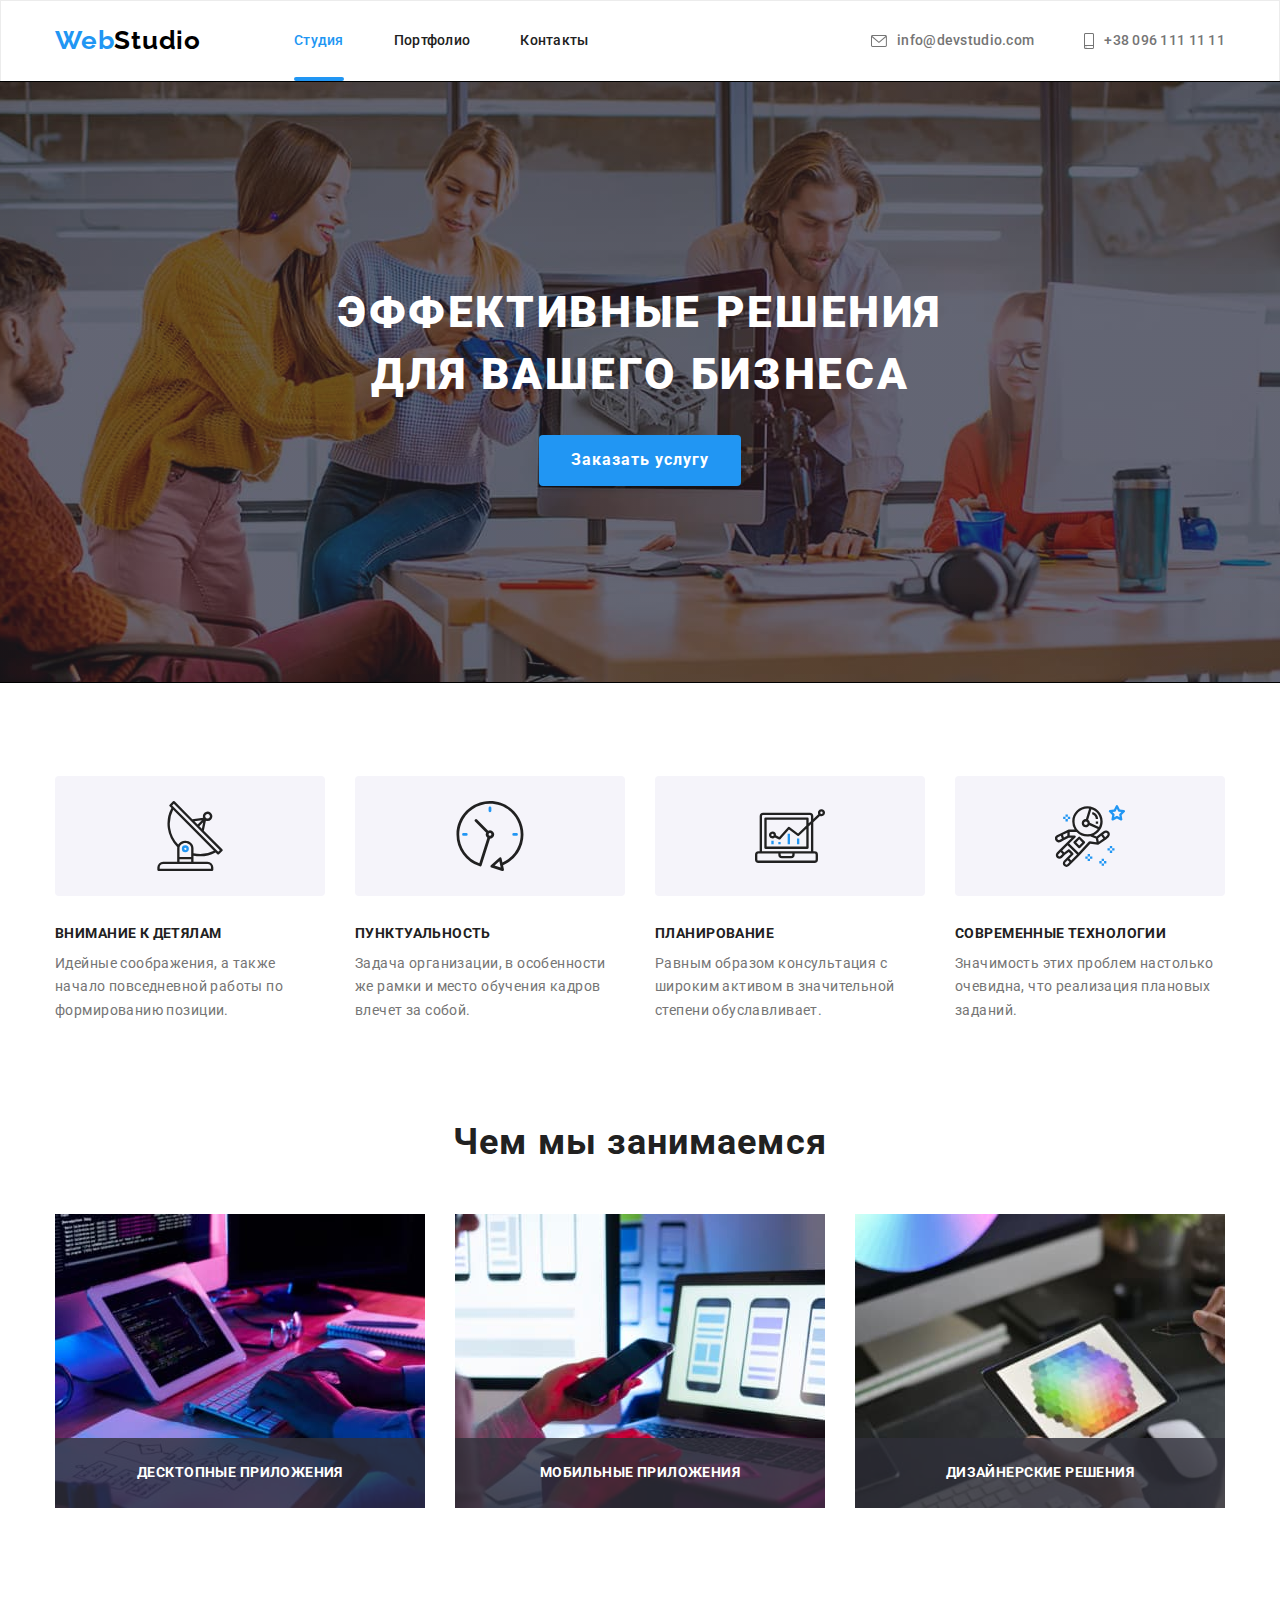
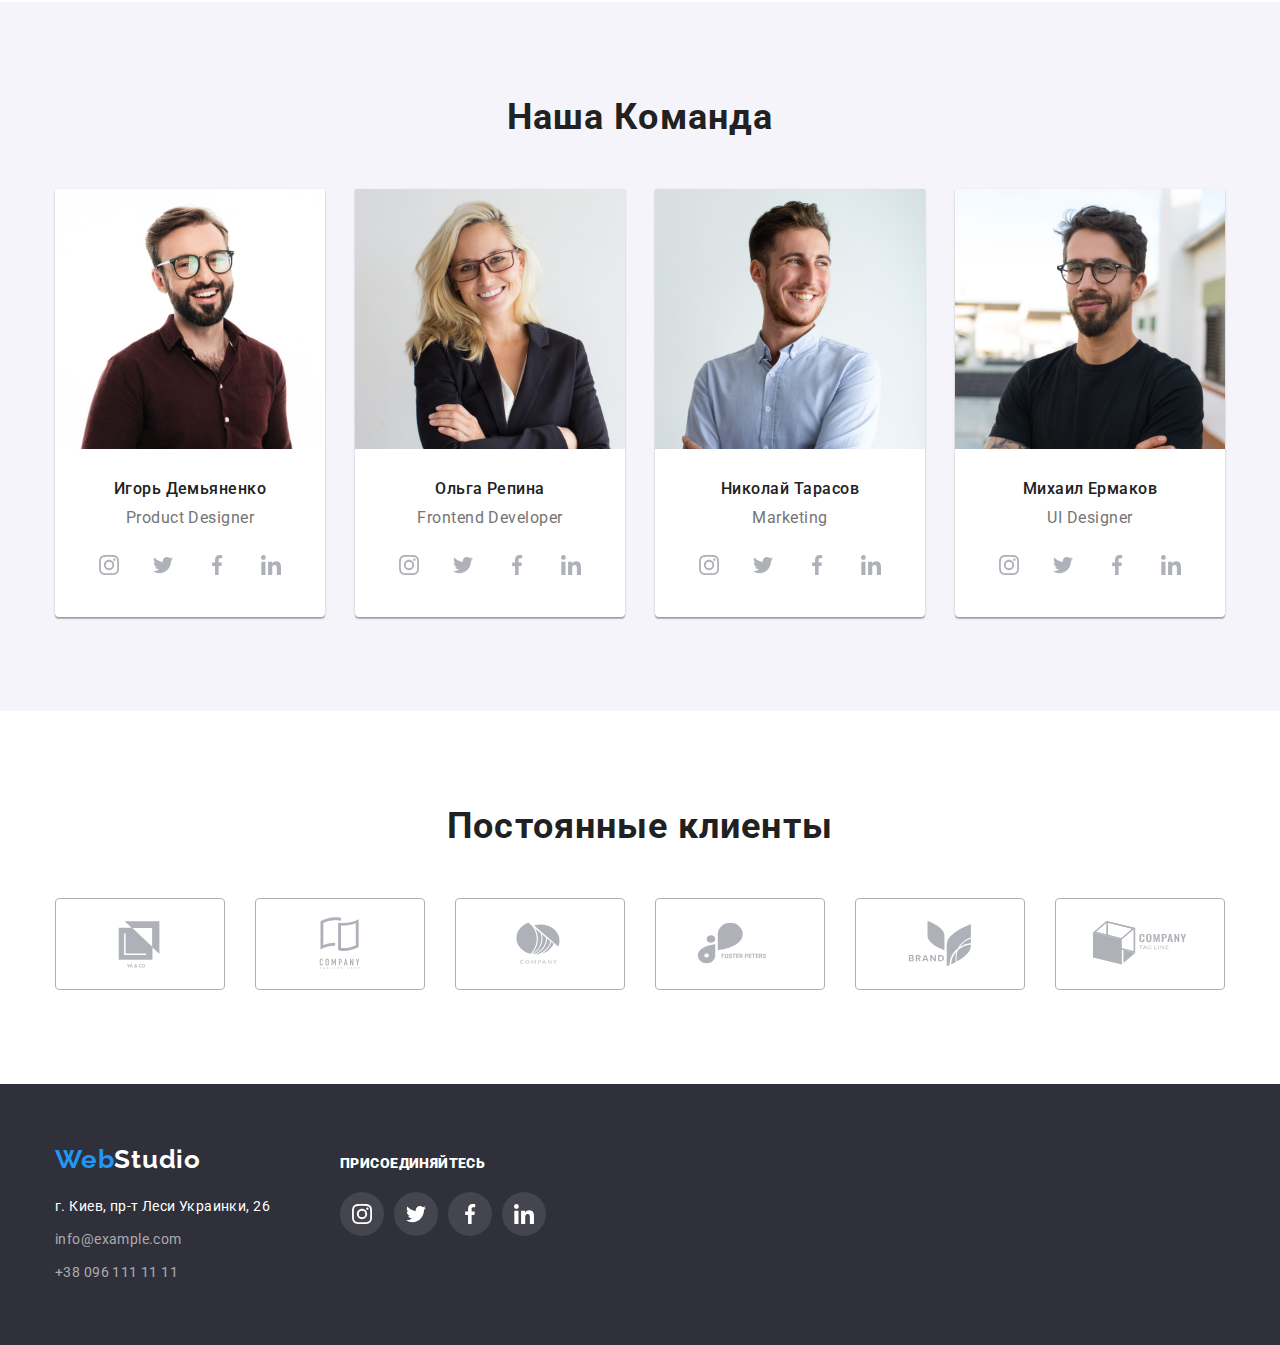
<file: index.html>
<!DOCTYPE html>
<html lang="ru">

<head>
  <meta charset="UTF-8" />
  <meta http-equiv="X-UA-Compatible" content="IE=edge" />
  <meta name="viewport" content="width=device-width, initial-scale=1.0" />
  <title>WebStudio</title>

  <link rel="preconnect" href="https://fonts.googleapis.com" />
  <link rel="preconnect" href="https://fonts.gstatic.com" crossorigin />
  <link href="https://fonts.googleapis.com/css2?family=Raleway:wght@700&family=Roboto:wght@400;500;700;900&display=swap"
    rel="stylesheet" />
  <link rel="stylesheet"
    href="https://cdnjs.cloudflare.com/ajax/libs/modern-normalize/1.1.0/modern-normalize.min.css" />
  <link rel="stylesheet" href="./css/styles.css" />
</head>

<body data-body>
  <!-- Header -->
  <header class="page-header">
    <div class="container nav">
      <!-- Navigation -->
      <nav class="header-nav">
        <a href="./index.html" class="logo logo-header">Web<span class="logo-dark">Studio</span></a>
        <ul class="header-nav-list list-reset">
          <li class="item"><a class="header-nav-link current" href="./index.html">Студия</a></li>
          <li class="item"><a class="header-nav-link" href="./portfolio.html">Портфолио</a></li>
          <li class="item"><a class="header-nav-link" href="#">Контакты</a></li>
        </ul>
      </nav>
      <!-- Contacts -->
      <ul class="header-contacts-list list-reset">
        <li class="header-contacts-item">
          <a class="header-contacts-link" href="mailto:info@devstudio.com">
            <svg class="header-icon" width="16px" height="12px">
              <use href="./images/icons.svg#icon-envelope"></use>
            </svg>
            info@devstudio.com</a>
        </li>
        <li class="header-contacts-item">
          <a class="header-contacts-link" href="tel:+380961111111">
            <svg class="header-icon" width="10px" height="16px">
              <use href="./images/icons.svg#icon-smartphone"></use>
            </svg>
            +38 096 111 11 11</a>
        </li>
      </ul>
    </div>
  </header>

  <main>
    <!-- Section-Hero -->
    <section class="hero bg-hero">
      <div class="container">
        <h1 class="hero-title">
          Эффективные решения <br />
          для вашего бизнеса
        </h1>
        <button class="hero-button" type="button" data-modal-open>Заказать услугу</button>
      </div>
    </section>

    <!-- Section-Features -->
    <section class="features">
      <div class="container">
        <h2 class="visually-hidden">Особенности</h2>
        <ul class="features-list card-set list-reset">
          <li class="card-set-item card-set-image">
            <div class="features-box">
            <svg  width="70px" height="70px">
              <use href="./images/icons.svg#icon-antenna"></use>
            </svg>
            </div>
            <h3 class="features-title">Внимание к детялам</h3>
            <p class="features-text">
              Идейные соображения, а также начало повседневной работы по формированию позиции.
            </p>
          </li>
          <li class="card-set-item card-set-image">
            <div class="features-box">
              <svg  width="70px" height="70px">
                <use href="./images/icons.svg#icon-clock"></use>
              </svg>
            </div>
            <h3 class="features-title">Пунктуальность</h3>
            <p class="features-text">
              Задача организации, в особенности же рамки и место обучения кадров влечет за собой.
            </p>
          </li>
          <li class="card-set-item card-set-image">
            <div class="features-box">
            <svg  width="70px" height="70px">
              <use href="./images/icons.svg#icon-diagram"></use>
            </svg>
            </div>
            <h3 class="features-title">Планирование</h3>
            <p class="features-text">
              Равным образом консультация с широким активом в значительной степени обуславливает.
            </p>
          </li>
          <li class="card-set-item card-set-image">
            <div class="features-box">
            <svg  width="70px" height="70px">
              <use href="./images/icons.svg#icon-astronaut"></use>
            </svg>
            </div>
            <h3 class="features-title">Современные технологии</h3>
            <p class="features-text">
              Значимость этих проблем настолько очевидна, что реализация плановых заданий.
            </p>
          </li>
        </ul>
      </div>
    </section>

    <!-- Section-Work -->
    <section class="work section">
      <div class="container">
        <h2 class="section-title">Чем мы занимаемся</h2>
        <ul class="work-list card-set list-reset">
          <li class="work-image card-set-item">
            <div class="work-box">
            <img src="./images/doings/img-1.jpg" alt="Десктопные приложения" width="370" height="294" />
            <p class="label">Десктопные приложения</p>
            </div>
          </li>
          <li class="work-image card-set-item">
            <div class="work-box">
            <img src="./images/doings/img-2.jpg" alt="Мобильные приложения" width="370" height="294" />
            <p class="label">Мобильные приложения</p>
            </div>
          </li>
          <li class="work-image card-set-item">
            <div class="work-box">
            <img src="./images/doings/img-3.jpg" alt="Дизайнерские решения" width="370" height="294" />
            <p class="label">Дизайнерские решения</p>
           </div>
          </li>
        </ul>
      </div>
    </section>

    <!-- Section-Our-Team -->
    <section class="our-team section">
      <div class="container">
        <h2 class="section-title">Наша Команда</h2>
        <ul class="team-list card-set list-reset">
          <li class="team-item card-set-item">
            <img src="./images/team/ava-1.jpg" width="270" height="260" alt="Игорь Демьяненко" />
            <div class="team-card">
              <h3 class="team-title">Игорь Демьяненко</h3>
              <p class="team-text" lang="en">Product Designer</p>
              <ul class="social-media list-reset">
                <li class="social-media-item">
                  <a href="" class="social-media-link" target="_blank" rel="noopener noreferrer" aria-label="instagram">
                    <svg class="social-media-icon" width="20px" height="20px">
                      <use href="./images/icons.svg#icon-instagram"></use>
                    </svg>
                  </a>
                </li>
                <li class="social-media-item">
                  <a href="" class="social-media-link" target="_blank" rel="noopener noreferrer" aria-label="twitter">
                    <svg class="social-media-icon" width="20px" height="20px">
                      <use href="./images/icons.svg#icon-twitter"></use>
                    </svg>
                  </a>
                </li>
                <li class="social-media-item">
                  <a href="" class="social-media-link" target="_blank" rel="noopener noreferrer" aria-label="facebook">
                    <svg class="social-media-icon" width="20px" height="20px">
                      <use href="./images/icons.svg#icon-facebook"></use>
                    </svg>
                  </a>
                </li>
                <li class="social-media-item">
                  <a href="" class="social-media-link" target="_blank" rel="noopener noreferrer" aria-label="linkedin">
                    <svg class="social-media-icon" width="20px" height="20px">
                      <use href="./images/icons.svg#icon-linkedin"></use>
                    </svg>
                  </a>
                </li>
              </ul>
            </div>
          </li>
          <li class="team-item card-set-item">
            <img src="./images/team/ava-2.jpg" width="270" height="260" alt="Ольга Репина" />
            <div class="team-card">
              <h3 class="team-title">Ольга Репина</h3>
              <p class="team-text" lang="en">Frontend Developer</p>
              <ul class="social-media list-reset">
                <li class="social-media-item">
                  <a href="" class="social-media-link" target="_blank" rel="noopener noreferrer" aria-label="instagram">
                    <svg class="social-media-icon" width="20px" height="20px">
                      <use href="./images/icons.svg#icon-instagram"></use>
                    </svg>
                  </a>
                </li>
                <li class="social-media-item">
                  <a href="" class="social-media-link" target="_blank" rel="noopener noreferrer" aria-label="twitter">
                    <svg class="social-media-icon" width="20px" height="20px">
                      <use href="./images/icons.svg#icon-twitter"></use>
                    </svg>
                  </a>
                </li>
                <li class="social-media-item">
                  <a href="" class="social-media-link" target="_blank" rel="noopener noreferrer" aria-label="facebook">
                    <svg class="social-media-icon" width="20px" height="20px">
                      <use href="./images/icons.svg#icon-facebook"></use>
                    </svg>
                  </a>
                </li>
                <li class="social-media-item">
                  <a href="" class="social-media-link" target="_blank" rel="noopener noreferrer" aria-label="linkedin">
                    <svg class="social-media-icon" width="20px" height="20px">
                      <use href="./images/icons.svg#icon-linkedin"></use>
                    </svg>
                  </a>
                </li>
              </ul>
            </div>
          </li>
          <li class="team-item card-set-item">
            <img src="./images/team/ava-3.jpg" width="270" height="260" alt="Николай Тарасов" />
            <div class="team-card">
              <h3 class="team-title">Николай Тарасов</h3>
              <p class="team-text" lang="en">Marketing</p>
              <ul class="social-media list-reset">
                <li class="social-media-item">
                  <a href="" class="social-media-link" target="_blank" rel="noopener noreferrer" aria-label="instagram">
                    <svg class="social-media-icon" width="20px" height="20px">
                      <use href="./images/icons.svg#icon-instagram"></use>
                    </svg>
                  </a>
                </li>
                <li class="social-media-item">
                  <a href="" class="social-media-link" target="_blank" rel="noopener noreferrer" aria-label="twitter">
                    <svg class="social-media-icon" width="20px" height="20px">
                      <use href="./images/icons.svg#icon-twitter"></use>
                    </svg>
                  </a>
                </li>
                <li class="social-media-item">
                  <a href="" class="social-media-link" target="_blank" rel="noopener noreferrer" aria-label="facebook">
                    <svg class="social-media-icon" width="20px" height="20px">
                      <use href="./images/icons.svg#icon-facebook"></use>
                    </svg>
                  </a>
                </li>
                <li class="social-media-item">
                  <a href="" class="social-media-link" target="_blank" rel="noopener noreferrer" aria-label="linkedin">
                    <svg class="social-media-icon" width="20px" height="20px">
                      <use href="./images/icons.svg#icon-linkedin"></use>
                    </svg>
                  </a>
                </li>
              </ul>
            </div>
          </li>
          <li class="team-item card-set-item">
            <img src="./images/team/ava-4.jpg" width="270" height="260" alt="Михаил Ермаков" />
            <div class="team-card">
              <h3 class="team-title">Михаил Ермаков</h3>
              <p class="team-text" lang="en">UI Designer</p>
              <ul class="social-media list-reset">
                <li class="social-media-item">
                  <a href="" class="social-media-link" target="_blank" rel="noopener noreferrer" aria-label="instagram">
                    <svg class="social-media-icon" width="20px" height="20px">
                      <use href="./images/icons.svg#icon-instagram"></use>
                    </svg>
                  </a>
                </li>
                <li class="social-media-item">
                  <a href="" class="social-media-link" target="_blank" rel="noopener noreferrer" aria-label="twitter">
                    <svg class="social-media-icon" width="20px" height="20px">
                      <use href="./images/icons.svg#icon-twitter"></use>
                    </svg>
                  </a>
                </li>
                <li class="social-media-item">
                  <a href="" class="social-media-link" target="_blank" rel="noopener noreferrer" aria-label="facebook">
                    <svg class="social-media-icon" width="20px" height="20px">
                      <use href="./images/icons.svg#icon-facebook"></use>
                    </svg>
                  </a>
                </li>
                <li class="social-media-item">
                  <a href="" class="social-media-link" target="_blank" rel="noopener noreferrer" aria-label="linkedin">
                    <svg class="social-media-icon" width="20px" height="20px">
                      <use href="./images/icons.svg#icon-linkedin"></use>
                    </svg>
                  </a>
                </li>
              </ul>
            </div>
          </li>
        </ul>
      </div>
    </section>

    <!-- Section-clients -->
    <section class="clients section">
      <div class="container">
        <h2 class="section-title">Постоянные клиенты</h2>
        <ul class="clients-list list-reset">
          <li class="clients-item"><a class="clients-link" href="">
              <svg class="clients-icon" width="106px" height="60px">
                <use href="./images/icons.svg#icon-logo-1"></use>
              </svg>
            </a></li>
          <li class="clients-item"><a class="clients-link" href="">
              <svg class="clients-icon" width="106px" height="60px">
                <use href="./images/icons.svg#icon-logo-2"></use>
              </svg>
            </a></li>
          <li class="clients-item"><a class="clients-link" href="">
              <svg class="clients-icon" width="106px" height="60px">
                <use href="./images/icons.svg#icon-logo-3"></use>
              </svg>
            </a></li>
          <li class="clients-item"><a class="clients-link" href="">
              <svg class="clients-icon" width="106px" height="60px">
                <use href="./images/icons.svg#icon-logo-4"></use>
              </svg>
            </a></li>
          <li class="clients-item"><a class="clients-link" href="">
              <svg class="clients-icon" width="106px" height="60px">
                <use href="./images/icons.svg#icon-logo-5"></use>
              </svg>
            </a></li>
          <li class="clients-item"><a class="clients-link" href="">
              <svg class="clients-icon" width="106px" height="60px">
                <use href="./images/icons.svg#icon-logo-6"></use>
              </svg>
            </a></li>
        </ul>
      </div>
    </section>

  </main>

  <!-- Footer -->
  <footer class="page-footer">
    <div class="container footer-block">
        <div class="footer-address">
          <a href="./index.html" class="logo logo-footer">Web<span class="logo-light">Studio</span></a>
          <address>
            <ul class="footer-list list-reset">
              <li class="footer-item">
                <a class="footer-link-location" href="https://goo.gl/maps/vdUjSE2Tv6SdJSwDA" target="_blank"
                  rel="noopener noreferrer">г. Киев, пр-т Леси Украинки, 26</a>
              </li>
              <li class="footer-item">
                <a class="footer-contacts-link" href="mailto:info@example.com">info@example.com</a>
              </li>
              <li class="footer-item">
                <a class="footer-contacts-link" href="tel:+380961111111">+38 096 111 11 11</a>
              </li>
            </ul>
          </address>
        </div>
        <div class="footer-contacts">
          <p class="footer-join"><strong>присоединяйтесь</strong></p>
          <ul class="footer-contacts-list list-reset" >
            <li class="footer-contacts-item" >
              <a class="footer-join-link" href="" target="_blank"
              rel="noopener noreferrer">
                <svg class="footer-contacts-icon"  width="20px" height="20px">
                  <use href="./images/icons.svg#icon-instagram"></use>
                </svg>
              </a>
            </li>
            <li class="footer-contacts-item" >
              <a class="footer-join-link" href="" target="_blank"
              rel="noopener noreferrer">
                <svg class="footer-contacts-icon"  width="20px" height="20px">
                  <use href="./images/icons.svg#icon-twitter"></use>
                </svg>
              </a>
            </li>
               <li class="footer-contacts-item" >
              <a class="footer-join-link" href="" target="_blank"
              rel="noopener noreferrer">
                <svg class="footer-contacts-icon"  width="20px" height="20px">
                  <use href="./images/icons.svg#icon-facebook"></use>
                </svg>
              </a>
            </li> 
              <li class="footer-contacts-item" >
              <a class="footer-join-link" href="" target="_blank"
              rel="noopener noreferrer">
                <svg class="footer-contacts-icon" width="20px" height="20px">
                  <use href="./images/icons.svg#icon-linkedin"></use>
                </svg>
              </a>
            </li>
          </ul>
          
        </div>
    </div>
  </footer>

  <!-- Modal Window -->
  <div class="backdrop is-hidden" data-modal>
    <div class="modal">
      <button class="modal-close-btn" type="button" data-modal-close>
        <svg width="18px" height="18px">
          <use href="./images/icons.svg#icon-close"></use>
        </svg>
      </button>
    </div>
  </div>
  <script src="./js/modal.js"></script>
</body>

</html>
</file>
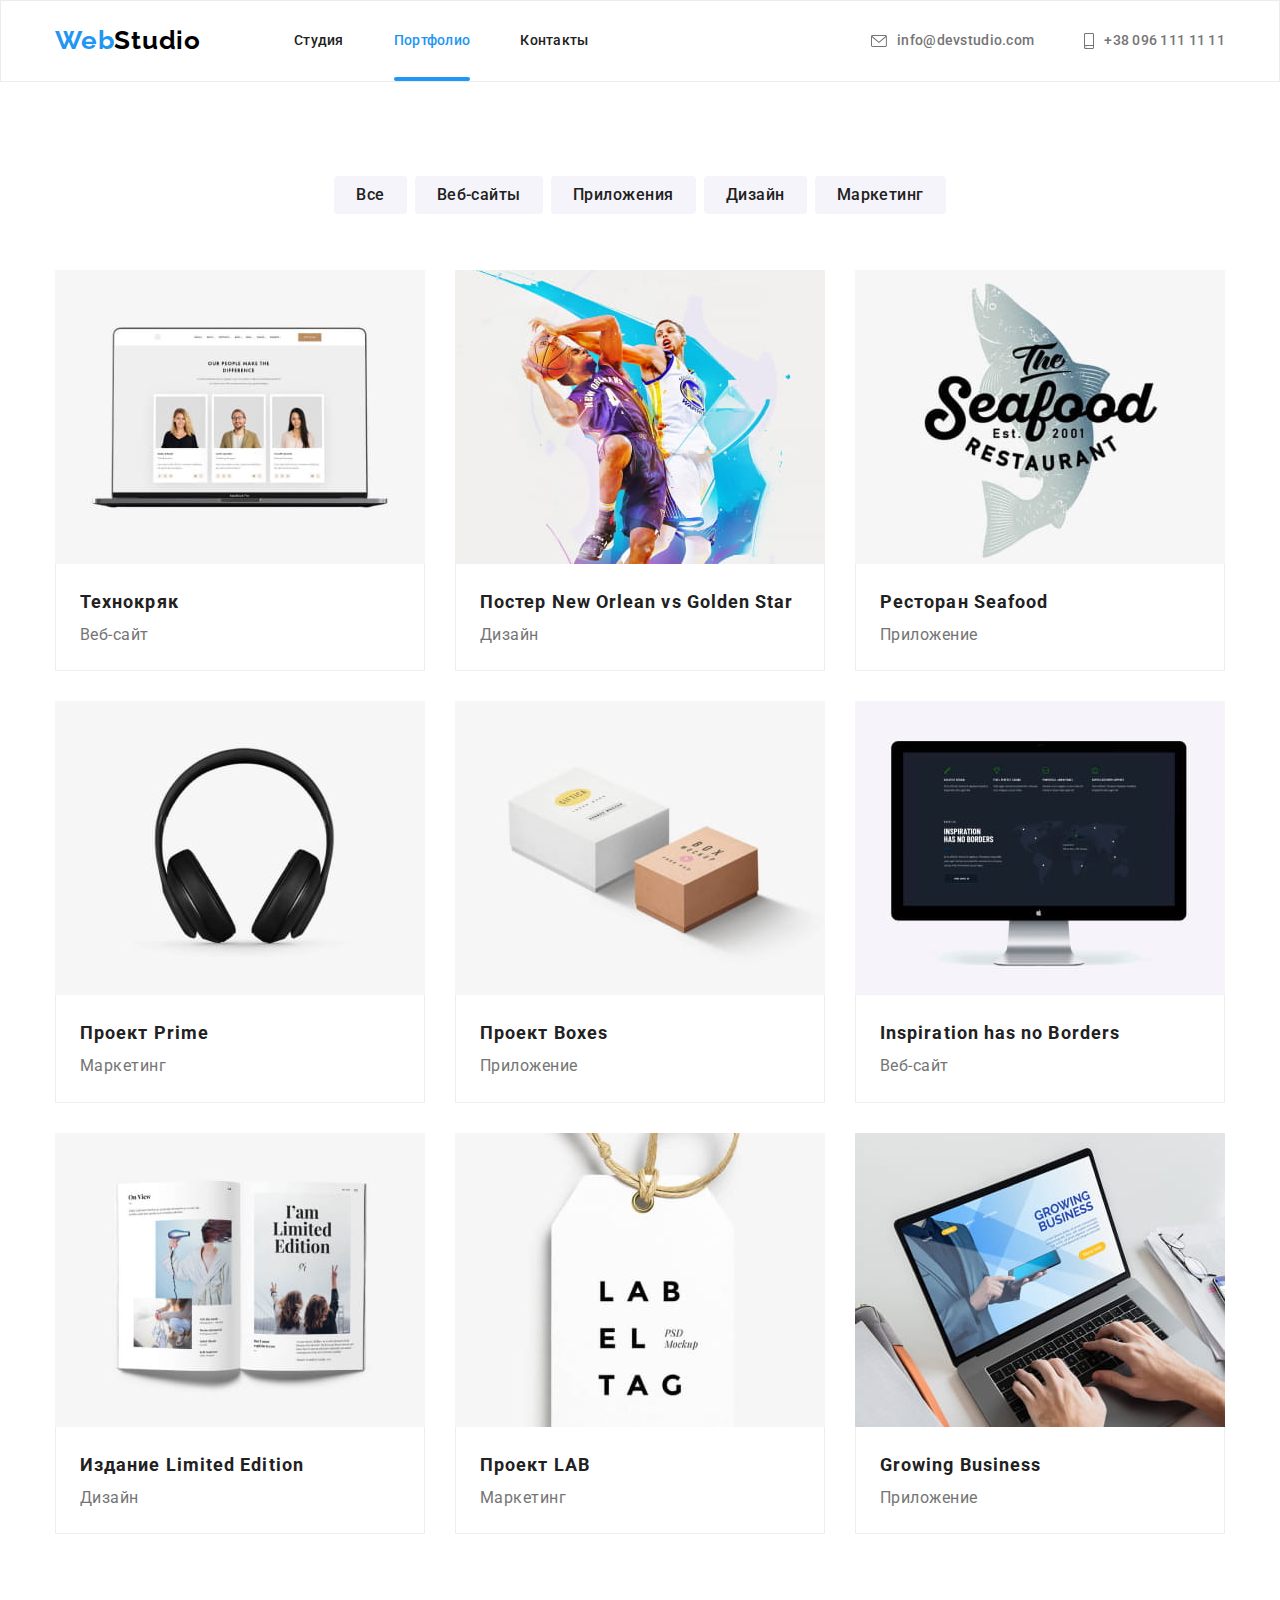
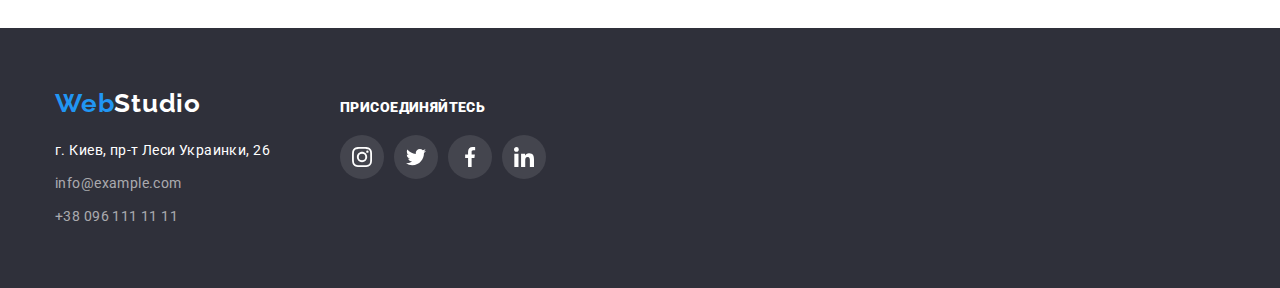
<file: portfolio.html>
<!DOCTYPE html>
<html lang="ru">

<head>
  <meta charset="UTF-8" />
  <meta http-equiv="X-UA-Compatible" content="IE=edge" />
  <meta name="viewport" content="width=device-width, initial-scale=1.0" />
  <title>Portfolio</title>

  <link rel="preconnect" href="https://fonts.googleapis.com" />
  <link rel="preconnect" href="https://fonts.gstatic.com" crossorigin />
  <link href="https://fonts.googleapis.com/css2?family=Raleway:wght@700&family=Roboto:wght@400;500;700;900&display=swap"
    rel="stylesheet" />
  <link rel="stylesheet"
    href="https://cdnjs.cloudflare.com/ajax/libs/modern-normalize/1.1.0/modern-normalize.min.css" />
  <link rel="stylesheet" href="./css/styles.css" />
</head>

<body>
  <!-- Header -->
  <header class="page-header">
    <div class="container nav">
      <!-- Navigation -->
      <nav class="header-nav">
        <a href="./index.html" class="logo logo-header">Web<span class="logo-dark">Studio</span></a>
        <ul class="header-nav-list list-reset">
          <li class="item"><a class="header-nav-link" href="./index.html">Студия</a></li>
          <li class="item">
            <a class="header-nav-link current" href="./portfolio.html">Портфолио</a>
          </li>
          <li class="item"><a class="header-nav-link" href="#">Контакты</a></li>
        </ul>
      </nav>
      <!-- Contacts -->
      <ul class="header-contacts-list list-reset">
        <li class="header-contacts-item">
          <a class="header-contacts-link" href="mailto:info@devstudio.com">
            <svg class="header-icon" width="16px" height="12px">
              <use href="./images/icons.svg#icon-envelope"></use>
            </svg>
            info@devstudio.com</a>
        </li>
        <li class="header-contacts-item">
          <a class="header-contacts-link" href="tel:+380961111111">
            <svg class="header-icon" width="10px" height="16px">
              <use href="./images/icons.svg#icon-smartphone"></use>
            </svg>
            +38 096 111 11 11</a>
        </li>
      </ul>
    </div>
  </header>

  <main>
    <!-- Section-portfolio -->
    <section class="portfolio section">
      <div class="container">
        <h1 hidden>Портфолио</h1>
        <ul class="filter-list list-reset">
          <li class="filter-list-item">
            <button class="portfolio-button" type="button">Все</button>
          </li>
          <li class="filter-list-item">
            <button class="portfolio-button" type="button">Веб-сайты</button>
          </li>
          <li class="filter-list-item">
            <button class="portfolio-button" type="button">Приложения</button>
          </li>
          <li class="filter-list-item">
            <button class="portfolio-button" type="button">Дизайн</button>
          </li>
          <li class="filter-list-item">
            <button class="portfolio-button" type="button">Маркетинг</button>
          </li>
        </ul>
        <!-- Gallery-portfolio-->
        <ul class="portfolio-list list-reset">

          <li class="content-item">
            <a href="" class="portfolio-link">
              <div class="portfolio-box">
                <img class="portfolio-img" src="./images/portfolio/img-1.jpg" alt="Технокряк" width="370"
                  height="294" />
                <div class="portfolio-overlay">
                  <p class="portfolio-overlay-text">Ресурс предлагает комплексные предложения с разным уровнем
                    функционала и сервисов. Все это позволит посетителю получить исчерпывающие сведения о компании или
                    частном лице.
                  </p>
                </div>
              </div>
              <div class="content-item-wpapper">
                <h2 class="portfolio-title">Технокряк</h2>
                <p class="portfolio-text">Веб-сайт</p>
              </div>
            </a>

          </li>
          <li class="content-item">
            <a href="" class="portfolio-link">
              <div class="portfolio-box">
                <img class="portfolio-img" src="./images/portfolio/img-2.jpg" alt="Постер New Orlean vs Golden Star"
                  width="370" height="294" />
                <div class="portfolio-overlay">
                  <p class="portfolio-overlay-text">Ресурс предлагает комплексные предложения с разным уровнем
                    функционала и сервисов. Все это позволит посетителю получить исчерпывающие сведения о компании или
                    частном лице.
                  </p>
                </div>
              </div>
              <div class="content-item-wpapper">
                <h2 class="portfolio-title">Постер New Orlean vs Golden Star</h2>
                <p class="portfolio-text">Дизайн</p>
              </div>
            </a>

          </li>
          <li class="content-item">
            <a href="" class="portfolio-link">
              <div class="portfolio-box">
                <img class="portfolio-img" src="./images/portfolio/img-3.jpg" alt="Ресторан Seafood" width="370"
                  height="294" />
                <div class="portfolio-overlay">
                  <p class="portfolio-overlay-text">Ресурс предлагает комплексные предложения с разным уровнем
                    функционала и сервисов. Все это позволит посетителю получить исчерпывающие сведения о компании или
                    частном лице.
                  </p>
                </div>
              </div>
              <div class="content-item-wpapper">
                <h2 class="portfolio-title">Ресторан Seafood</h2>
                <p class="portfolio-text">Приложение</p>
              </div>
            </a>

          </li>
          <li class="content-item">
            <a href="" class="portfolio-link">
              <div class="portfolio-box">
                <img class="portfolio-img" src="./images/portfolio/img-4.jpg" alt="Проект Prime" width="370"
                  height="294" />
                <div class="portfolio-overlay">
                  <p class="portfolio-overlay-text">Ресурс предлагает комплексные предложения с разным уровнем
                    функционала и сервисов. Все это позволит посетителю получить исчерпывающие сведения о компании или
                    частном лице.
                  </p>
                </div>
              </div>
              <div class="content-item-wpapper">
                <h2 class="portfolio-title">Проект Prime</h2>
                <p class="portfolio-text">Маркетинг</p>
              </div>
            </a>

          </li>
          <li class="content-item">
            <a href="" class="portfolio-link">
              <div class="portfolio-box">
                <img class="portfolio-img" src="./images/portfolio/img-5.jpg" alt="Проект Boxes" width="370"
                  height="294" />
                <div class="portfolio-overlay">
                  <p class="portfolio-overlay-text">Ресурс предлагает комплексные предложения с разным уровнем
                    функционала и сервисов. Все это позволит посетителю получить исчерпывающие сведения о компании или
                    частном лице.
                  </p>
                </div>
              </div>
              <div class="content-item-wpapper">
                <h2 class="portfolio-title">Проект Boxes</h2>
                <p class="portfolio-text">Приложение</p>
              </div>
            </a>

          </li>
          <li class="content-item">
            <a href="" class="portfolio-link">
              <div class="portfolio-box">
                <img class="portfolio-img" src="./images/portfolio/img-6.jpg" alt="Inspiration has no Borders"
                  width="370" height="294" />
                <div class="portfolio-overlay">
                  <p class="portfolio-overlay-text">Ресурс предлагает комплексные предложения с разным уровнем
                    функционала и сервисов. Все это позволит посетителю получить исчерпывающие сведения о компании или
                    частном лице.
                  </p>
                </div>
              </div>
              <div class="content-item-wpapper">
                <h2 class="portfolio-title">Inspiration has no Borders</h2>
                <p class="portfolio-text">Веб-сайт</p>

              </div>
            </a>
          </li>
          <li class="content-item">
            <a href="" class="portfolio-link">
              <div class="portfolio-box">
                <img class="portfolio-img" src="./images/portfolio/img-7.jpg" alt="Издание Limited Edition" width="370"
                  height="294" />
                <div class="portfolio-overlay">
                  <p class="portfolio-overlay-text">Ресурс предлагает комплексные предложения с разным уровнем
                    функционала и сервисов. Все это позволит посетителю получить исчерпывающие сведения о компании или
                    частном лице.
                  </p>
                </div>
              </div>
              <div class="content-item-wpapper">
                <h2 class="portfolio-title">Издание Limited Edition</h2>
                <p class="portfolio-text">Дизайн</p>
              </div>

            </a>

          </li>
          <li class="content-item">
            <a href="" class="portfolio-link">
              <div class="portfolio-box">
                <img class="portfolio-img" src="./images/portfolio/img-8.jpg" alt="Проект LAB" width="370"
                  height="294" />
                <div class="portfolio-overlay">
                  <p class="portfolio-overlay-text">Ресурс предлагает комплексные предложения с разным уровнем
                    функционала и сервисов. Все это позволит посетителю получить исчерпывающие сведения о компании или
                    частном лице.
                  </p>
                </div>
              </div>
              <div class="content-item-wpapper">
                <h2 class="portfolio-title">Проект LAB</h2>
                <p class="portfolio-text">Маркетинг</p>
              </div>
            </a>

          </li>
          <li class="content-item">
            <a href="" class="portfolio-link">
              <div class="portfolio-box">
                <img class="portfolio-img" src="./images/portfolio/img-9.jpg" alt="Growing Business" width="370"
                  height="294" />
                <div class="portfolio-overlay">
                  <p class="portfolio-overlay-text">Ресурс предлагает комплексные предложения с разным уровнем
                    функционала и сервисов. Все это позволит посетителю получить исчерпывающие сведения о компании или
                    частном лице.
                  </p>
                </div>
              </div>
              <div class="content-item-wpapper">
                <h2 class="portfolio-title">Growing Business</h2>
                <p class="portfolio-text">Приложение</p>
              </div>
            </a>
          </li>
        </ul>
      </div>
    </section>
  </main>

   <!-- Footer -->
   <footer class="page-footer">
    <div class="container footer-block">
        <div class="footer-address">
          <a href="./index.html" class="logo logo-footer">Web<span class="logo-light">Studio</span></a>
          <address>
            <ul class="footer-list list-reset">
              <li class="footer-item">
                <a class="footer-link-location" href="https://goo.gl/maps/vdUjSE2Tv6SdJSwDA" target="_blank"
                  rel="noopener noreferrer">г. Киев, пр-т Леси Украинки, 26</a>
              </li>
              <li class="footer-item">
                <a class="footer-contacts-link" href="mailto:info@example.com">info@example.com</a>
              </li>
              <li class="footer-item">
                <a class="footer-contacts-link" href="tel:+380961111111">+38 096 111 11 11</a>
              </li>
            </ul>
          </address>
        </div>
        <div class="footer-contacts">
          <p class="footer-join"><strong>присоединяйтесь</strong></p>
          <ul class="footer-contacts-list list-reset" >
            <li class="footer-contacts-item" >
              <a class="footer-join-link" href="" target="_blank"
              rel="noopener noreferrer">
                <svg class="footer-contacts-icon"  width="20px" height="20px">
                  <use href="./images/icons.svg#icon-instagram"></use>
                </svg>
              </a>
            </li>
            <li class="footer-contacts-item" >
              <a class="footer-join-link" href="" target="_blank"
              rel="noopener noreferrer">
                <svg class="footer-contacts-icon"  width="20px" height="20px">
                  <use href="./images/icons.svg#icon-twitter"></use>
                </svg>
              </a>
            </li>
               <li class="footer-contacts-item" >
              <a class="footer-join-link" href="" target="_blank"
              rel="noopener noreferrer">
                <svg class="footer-contacts-icon"  width="20px" height="20px">
                  <use href="./images/icons.svg#icon-facebook"></use>
                </svg>
              </a>
            </li> 
              <li class="footer-contacts-item" >
              <a class="footer-join-link" href="" target="_blank"
              rel="noopener noreferrer">
                <svg class="footer-contacts-icon" width="20px" height="20px">
                  <use href="./images/icons.svg#icon-linkedin"></use>
                </svg>
              </a>
            </li>
          </ul>
          
        </div>
    </div>
  </footer>
</body>

</html>
</file>
<file: css/styles.css>
:root{
    --text-color:#757575;
    --title-color: #212121;
    --accent-color: #2196F3;
    --white-color:#FFFFFF;
    --secondary-bg-color: #F5F4FA;
    --dark-background-color: #2F303A;
    --color-icon:#AFB1B8;
    --primary-font-family: 'Roboto', sans-serif;
    --secondary-font-family: 'Raleway', sans-serif;
   

    --items: 4;
    --indent: 30px;

    --anim-slow: 600ms ease-in-out; 
    --anim-fast: 300ms  ease-in-out; 

    --transition-time-cubic: 250ms cubic-bezier(0.4, 0, 0.2, 1);
}

body{
    background-color: var(--white-color);
    color: var(--text-color);
    font-family: var(--primary-font-family);
}

h1,h2,h3,h3,h5,h6,p{
    margin-top: 0px;
    margin-bottom: 0;
}

img {
    display: block;
    max-width: 100%;
    height: auto;
}

.visually-hidden {
    position: absolute;
    width: 1px;
    height: 1px;
    margin: -1px;
    border: 0;
    padding: 0;
    white-space: nowrap;
    clip-path: inset(100%);
    clip: rect(0 0 0 0);
    overflow: hidden;
}

.container{
    width: 1200px;
    margin-left: auto;
    margin-right: auto;
    padding-left: 15px;
    padding-right: 15px;
}

.section{
    padding-top: 94px;
    padding-bottom: 94px;
}

.list-reset {
    list-style: none;
    padding-left: 0px;
    margin: 0;
    padding: 0;
}

.no-scroll{
    overflow: hidden;
}

/**
  |============================
  | сітка flex-box
  |============================
*/
.card-set {
    display: flex;
    flex-wrap: wrap;
    margin: calc(-1 * var(--indent) / 2);
}

.card-set-item {
    flex-basis: calc((100% - var(--indent) * var(--items)) / var(--items));
    margin: calc(var(--indent) / 2);

}


/* --------------------Header-------------------- */

.page-header {
border: 1px solid #ECECEC;
}

.logo{
    color: var(--accent-color);
    font-family: var(--secondary-font-family);
    font-weight: 700;
    font-size: 26px;
    line-height: 1.2;
    letter-spacing: 0.03em;
    text-decoration: none;
}

.logo-header{
    padding-top: 24px;
    padding-bottom: 25px;
}

.logo-dark{
    color: #000000;
}

.logo-light{
    color: var(--white-color)
}

.header-nav{
    display: flex;
}

 .container.nav {
    display: flex;
    align-items: center;
 }

.header-nav-list {
    align-items: center;
    display: flex;
    margin-left: 93px;
}

.header-nav-list .item{
    margin-right: 50px;
}

.header-nav-list .item:last-child{
    margin-right: 0px;
}

.header-nav-link{
    display: block;
    color: var(--title-color);
    font-weight: 500;
    font-size: 14px;
    line-height: 1.1;
    letter-spacing: 0.02em;
    text-decoration: none;
    padding-top: 32px;
    padding-bottom: 32px;
    transition: color, var(--transition-time-cubic);
 }

 .header-contacts-list{
    display: flex;
    margin-left: auto;
    align-items: center;
}

.header-contacts-item{
    display: flex;
    align-items: center;
}

.header-contacts-item:not(:last-child){
    margin-right: 50px;
  }


.header-nav-link.current{
    color: var(--accent-color);
    position: relative;
    display: flex;
	align-items: center;
    
}

.current::after{
    content:'';
    position: absolute;
    display: block;
    bottom:0;
    left: 0;
    width: 100%;
    height: 4px;
    background-color: var(--accent-color);
    border-radius: 2px;
}

.header-contacts-link{
    color: var(--text-color);
    font-weight: 500;
    font-size: 14px;
    line-height: 1.1;
    letter-spacing: 0.02em;
    text-decoration: none;
    padding-top: 32px;
    padding-bottom: 32px;
    display: flex;
    align-items: center;
    transition: color, var(--transition-time-cubic);

}

.header-nav-link:hover,
.header-nav-link:focus,
.header-contacts-link:hover,
.header-contacts-link:focus,
.footer-contacts-link:hover,
.footer-contacts-link:focus{
    color: var(--accent-color)
    
    
}



.header-icon{
    margin-right: 10px;
    fill: currentColor;
}


/* --------------------Section-Hero-------------------- */
.hero{
    background-color: var(--dark-background-color);
    text-align: center;
    padding-top: 200px;
    padding-bottom: 200px;
    
}

.hero-title{
    color: var(--white-color);
    font-weight: 900;
    font-size: 44px;
    line-height: 1.4;
    text-align: center;
    text-transform: uppercase;
    letter-spacing: 0.06em;
    margin-bottom: 30px;
}


.bg-hero {
    max-width: 1600px;
    height: 600px;
    margin-left: auto;
    margin-right: auto;
    outline: 1px solid black;
    background-image: linear-gradient(to right,
    rgba(47, 48, 58, 0.4),
    rgba(47, 48, 58, 0.4) ),
     url('../images/img-hero.jpg');
    background-repeat: no-repeat;
    background-position: center;
    background-size: cover;
    
}

   
.hero-button{
    background-color: var(--accent-color);
    color: var(--white-color);
    box-shadow: 0px 4px 4px rgba(0, 0, 0, 0.15);
    border-radius: 4px;
    border: none;
    font-weight: 700;
    font-size: 16px;
    font-family: inherit;
    line-height: 1.9;
    text-align: center;
    letter-spacing: 0.06em;
    cursor: pointer;
    padding: 10px 32px;
    transition: background-color, var(--transition-time-cubic);
    
    }

.hero-button:hover,
.hero-button:focus {
 background-color: #188CE8;
}

/* --------------------Section-Features-------------------- */

.features{
    padding-top: 94px;
}
.features-title{
    color: var(--title-color);
    font-weight: 700;
    font-size: 14px;
    line-height:1.1;
    letter-spacing: 0.03em;
    text-transform: uppercase;
    padding-bottom: 10px;
}

.features-text{
    font-weight: 400;
    font-size: 14px;
    line-height: 1.7;
    letter-spacing: 0.03em;
    width: 270px;
    height: 75px;
}

.features-list{
    display: flex;
    --items:4;
   }

.features-box{
    display: flex;
    justify-content: center;
    align-items: center;
    width: 270px;
    height: 120px;
    background-color: var(--secondary-bg-color);
    border-radius: 4px;
    margin-bottom: 30px;
}


/* --------------------Section-Work-------------------- */

.section-title {
    color: var(--title-color);
    font-weight: 700;
    font-size: 36px;
    line-height: 1.2;
    letter-spacing: 0.03em;
    text-align: center;
    margin-bottom: 50px;
}

.work-list{
    display: flex;
    --items: 3;
}

.work-image{
    
    display: flex;
    justify-content: center;
    align-items: center;
}

.work-box{
    position: relative;
}

.label{
    position: absolute;
    bottom: 0;
    left: 0;
    width: 100%;
    padding: 27px 0;
    font-weight: 700;
    font-size: 14px;
    line-height: 1.14;
    text-align: center;
    letter-spacing: 0.03em;
    text-transform: uppercase;
    color: var(--white-color);
    background-color: rgba(47, 48, 58, 0.8);;

}


/* --------------------Section-Our-Team-------------------- */

.our-team{
    background-color: var(--secondary-bg-color);
}

.team-list{
    --items:4;
}

.team-title{
    color: var(--title-color);
    font-weight: 500;
    font-size: 16px;
    line-height: 1.2;
    letter-spacing: 0.03em;
    text-align: center;
    margin-bottom: 10px;
}

 .team-text{
    color: var(--text-color);
    font-size: 16px;
    line-height: 1.2;
    letter-spacing: 0.03em;
    text-align: center;
 }   

.team-card{
    padding-top: 30px;
    padding-bottom: 30px;
    
}
 
.team-item{
    width: 270px;
    height: 428px;
    background: #FFFFFF;
    box-shadow: 0px 1px 3px rgba(0, 0, 0, 0.12), 0px 1px 1px rgba(0, 0, 0, 0.14), 0px 2px 1px rgba(0, 0, 0, 0.2);
    border-radius: 0px 0px 4px 4px;
}


/* оформлення іконок */
.social-media{
    display: flex;
    justify-content: center;
    margin-top: 16px;
    
}

.social-media-link{
    display: flex;
    align-items: center;
    justify-content: center;
    width: 44px;
    height: 44px;
    color: var(--color-icon);
    background-color: var(--white-color);
    border-radius: 50%;
    transition: background-color, var(--transition-time-cubic);
    transition: color, var(--transition-time-cubic);
 }


.social-media-link:hover,
 .social-media-link:focus{
    color: var(--white-color);
    background-color: var(--accent-color);
}

.social-media-icon{
    fill: currentColor;
}

.social-media-item:not(:last-child){
    margin-right: 10px;
}


/* --------------------Clients-------------------- */
.clients-list{
    display: flex;
    justify-content: center;
}


.clients-item{
    display: flex;

}

.clients-item:not(:last-child){
    margin-right: 30px;
}


.clients-link{
    display: flex;
    justify-content: center;
    align-items: center;
    width: 170px;
    height: 92px;
    border: 1px solid var(--color-icon);
    border-radius: 4px;
    color:var(--color-icon);
    transition: color, var(--transition-time-cubic);
    transition: border-color, var(--transition-time-cubic);
}

.clients-link:hover,
.clients-link:focus{
    color: var(--accent-color);
    border-color: var(--accent-color);
}

.clients-icon{
    fill: currentColor;
}


/* --------------------Footer-------------------- */
.page-footer{
    background-color: var(--dark-background-color);
    padding-top: 60px;
    padding-bottom: 60px;
}

.logo-footer{
    display: block;
    margin-bottom: 20px;
    
}

.footer-link-location{
    color: var(--white-color);
    font-weight: 400;
    font-size: 14px;
    line-height: 1.7;
    letter-spacing: 0.03em;
    text-decoration: none;
    display: block;
    font-style: normal;
}

.footer-contacts-link{
    color: rgba(255, 255, 255, 0.6);
    font-weight: 400;
    font-size: 14px;
    line-height: 1.7;
    letter-spacing: 0.03em;
    text-decoration: none;
    display: block;
    font-style: normal;
    transition: color, var(--transition-time-cubic);
    
}

 .footer-item:nth-child(n+2){
    margin-top: 9px;
}

.footer-join{
    font-family: 'Roboto';
    font-style: normal;
    font-weight: 700;
    font-size: 14px;
    line-height: 1.1;
    letter-spacing: 0.03em;
    text-transform: uppercase;
    color: var(--white-color);
    margin-bottom: 20px;

}

.footer-contacts-list{
    display: flex;
}

.footer-contacts-item:not(:last-child){
    margin-right: 10px;
}



.footer-join-link{
    display: flex;
    align-items: center;
    justify-content: center;
    width: 44px;
    height: 44px;
    color: var(--white-color);
    background-color: rgba(255, 255, 255, 0.1);
    border-radius: 50%;
    transition: background-color var(--transition-time-cubic);
    
}


.footer-join-link:hover,
 .footer-join-link:focus{
    color: var(--white-color);
    background-color: var(--accent-color);
}

.footer-contacts-icon{
    fill: currentColor;
}


.footer-contacts{
    margin-left: 70px;
}

.footer-block{
    display: flex;
    align-items: baseline;
    
}


/* ------------------------------------------------- */
/* --------------------Portfolio-------------------- */
/* ------------------------------------------------- */
.portfolio-button{
    background-color:var(--secondary-bg-color) ;
    color: var(--title-color);
    border-radius: 4px;
    border: none;
    font-weight: 500;
    font-size: 16px;
    font-family: inherit;
    line-height: 1.6;
    letter-spacing: 0.03em;
    cursor: pointer;
    padding: 6px 22px;
    transition: background-color, var(--transition-time-cubic);
    transition: color, var(--transition-time-cubic);
    transition: box-shadow, var(--transition-time-cubic);
   }

.portfolio-button:hover,
.portfolio-button:focus {
    background-color: var(--accent-color);
    color: var(--white-color);
    box-shadow: 0px 3px 1px rgba(0, 0, 0, 0.1), 0px 1px 2px rgba(0, 0, 0, 0.08), 0px 2px 2px rgba(0, 0, 0, 0.12);
    
}

.filter-list{
    justify-content: center;
}

.filter-list-item:not(:last-child){
    margin-right: 8px;
}

.portfolio-list {
    display: flex;
    flex-wrap: wrap;
    margin-left: -30px;
    margin-top: -30px;
}
    
.portfolio-link{
    color: var(--text-color);
    text-decoration: none;
    margin: 0px;
}

.portfolio-title{
    color: var(--title-color);
    font-weight: 700;
    font-size: 18px;
    line-height: 2;
    letter-spacing: 0.06em;
    text-decoration: none;
}

.portfolio-text {
    font-weight: 400;
    font-size: 16px;
    line-height: 1.9;
    letter-spacing: 0.03em;
    text-decoration: none;
}



.filter-list {
    display: flex;
    flex-wrap: wrap;
    margin-bottom: 56px;
}

.content-item{
    flex-basis: calc((100% - 90px) / 3);
    margin-left: 30px;
    margin-top: 30px;
    transition: box-shadow, var(--transition-time-cubic);
}


.content-item-wpapper {
    border: 1px solid #EEEEEE;;
    border-top: 0px;
    padding: 20px 24px;
}


.content-item:focus,
.content-item:hover{
    box-shadow: 0px 1px 1px rgba(0, 0, 0, 0.12), 0px 4px 4px rgba(0, 0, 0, 0.06), 1px 4px 6px rgba(0, 0, 0, 0.16);
}


.portfolio-box{
    position: relative;
    overflow: hidden;
}


.portfolio-overlay{
    position: absolute;
    top: 0;
    left: 0;
    transform: translateY(100%);
    width: 100%;
    height: 100%;
    background-color:rgba(33, 150, 243, 0.9);
    transition: background-color, var(--transition-time-cubic);
}

.content-item:hover .portfolio-overlay,
 .content-item:focus-within .portfolio-overlay
{
    transform: translateY(0);
    
}

.portfolio-overlay-text{
    color: var(--white-color);
    font-family: 'Roboto';
    font-style: normal;
    
    position: absolute;
    top: 0;
    left: 0;
    padding: 63px 24px;
    font-size: 18px;
    line-height: calc(28 / 18);
    letter-spacing: 0.03em;
      
}



/* Modal window */
.backdrop{
    position: fixed;
    top: 0;
    left: 0;
    z-index: 1000;
    width: 100%;
    height: 100%;
    background-color: rgba(55, 57,63, 0.203) ;

    opacity: 1;
    visibility: visible;
    pointer-events: initial;
    transition: opacity var(--anim-fast), visibility var(--anim-fast) ;
}

.backdrop.is-hidden{
    opacity: 0;
    visibility: hidden;
    pointer-events: none;
}


.modal{
    position: absolute ;
    top: 50%;
    left: 50%;
    transform:translate(-50%,-50%) ;
    min-width: 528px;
    min-height: 581px;
    background-color: var(--white-color);
    box-shadow: 0px 1px 3px rgba(0, 0, 0, 0.12), 0px 1px 1px rgba(0, 0, 0, 0.14), 0px 2px 1px rgba(0, 0, 0, 0.2);
    border-radius: 4px;
    
}

.modal-close-btn{
    position: absolute;
    top: 0;
    right: 0;
    transform: translate(-8px,8px);
    display: flex;
    align-items: center;
    justify-content: center;
    width: 30px;
    height: 30px;
    border-radius: 50%;
    background-color: var(--white-color);
    border: 1px solid rgba(0, 0, 0, 0.1);
    padding: 0px;
    cursor: pointer;
}
</file>
